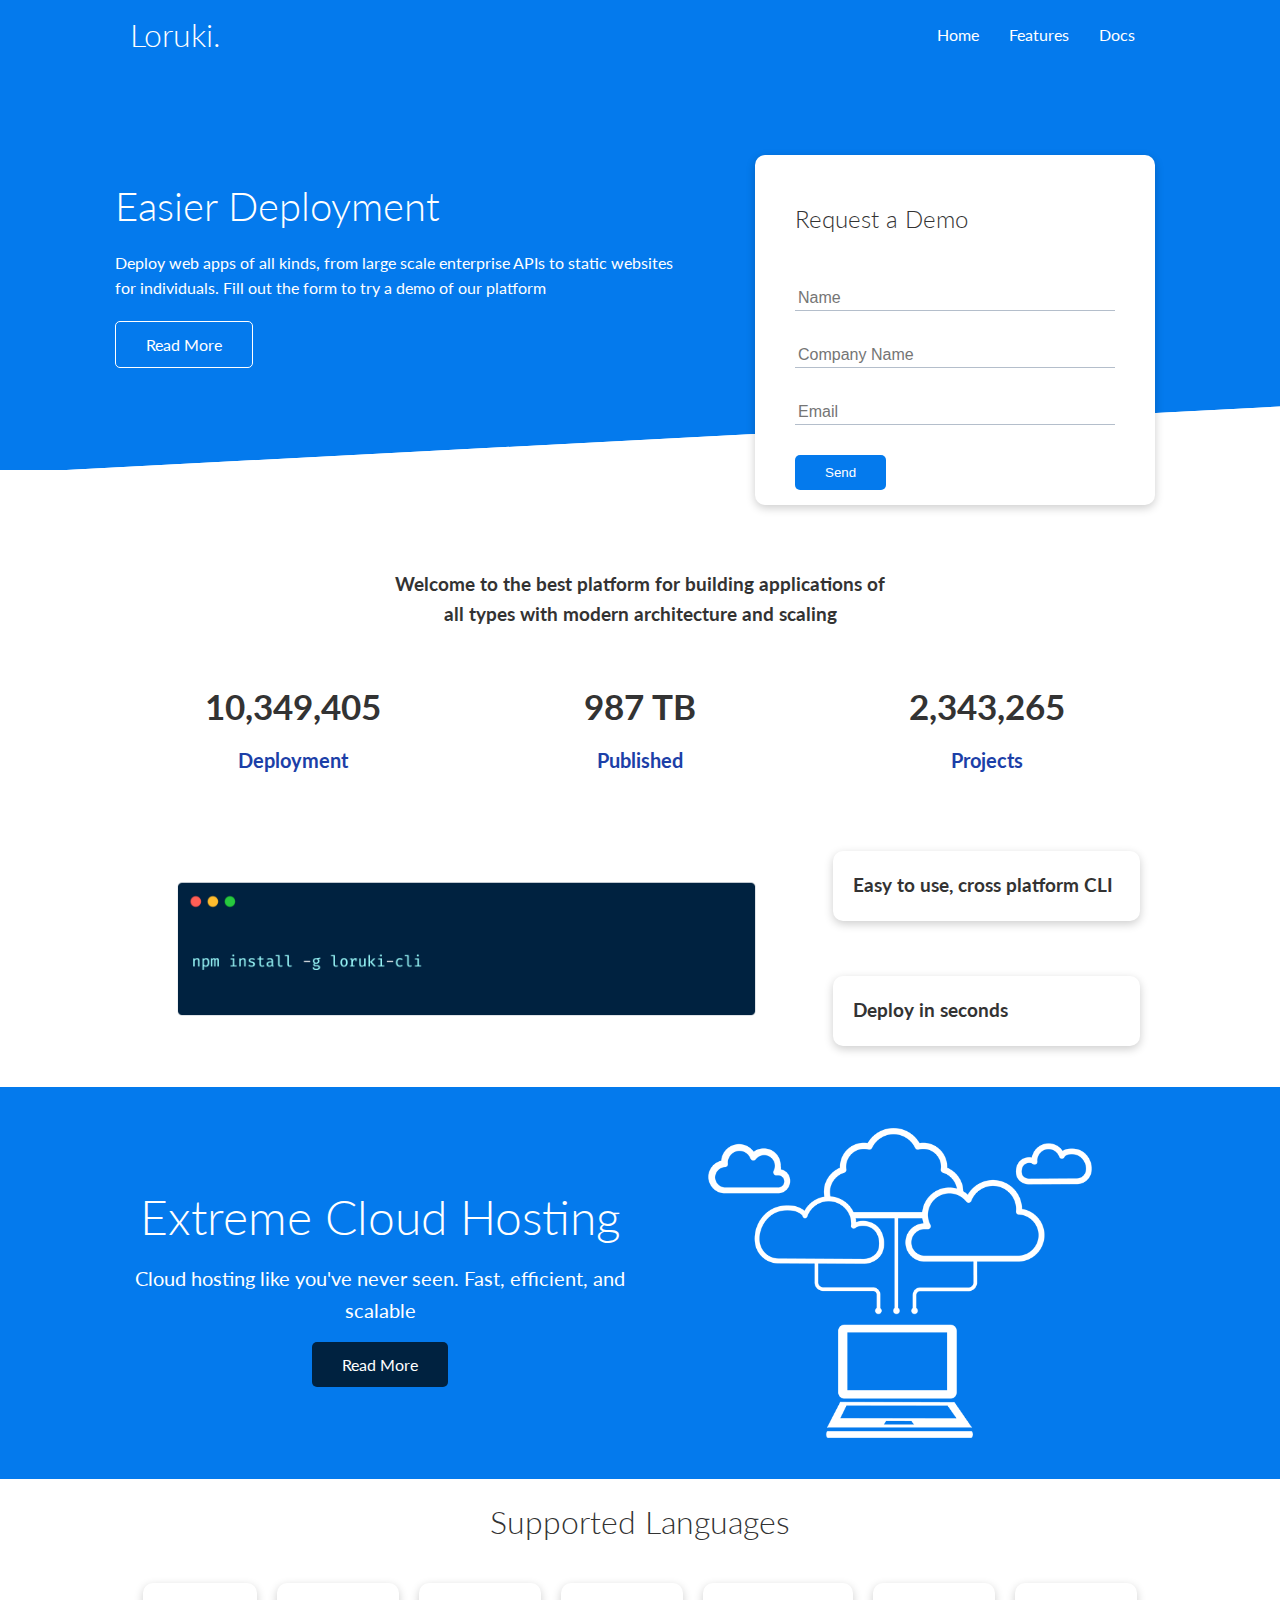
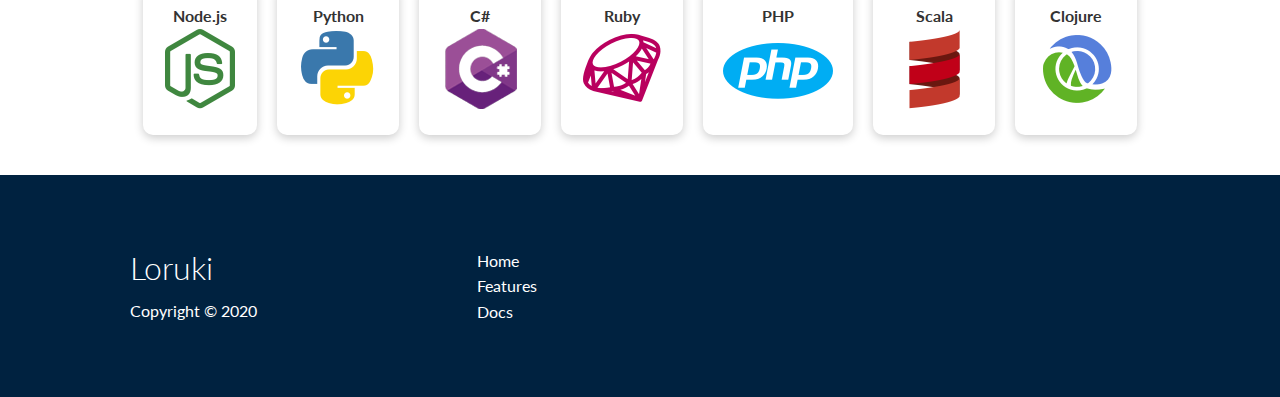
<file: index.html>
<!DOCTYPE html>
<html lang="en">

<head>
  <meta charset="UTF-8">
  <meta name="viewport" content="width=device-width, initial-scale=1.0">
  <link rel="stylesheet" href="https://cdnjs.cloudflare.com/ajax/libs/font-awesome/6.0.0-beta3/css/all.min.css" integrity="sha512-Fo3rlrZj/k7ujTnHg4CGR2D7kSs0v4LLanw2qksYuRlEzO+tcaEPQogQ0KaoGN26/zrn20ImR1DfuLWnOo7aBA==" crossorigin="anonymous"
    referrerpolicy="no-referrer" />
  <link rel="stylesheet" href="css/utilities.css">
  <link rel="stylesheet" href="css/style.css">
  <title>Loruki | Cloud Hosting For Everyone</title>
</head>

<body>

  <!-- Navbar -->
  <div class="navBar">
    <div class="container flex">
      <h1 class="logo">Loruki.</h1>
      <nav>
        <ul>
          <li><a href="index.html">Home</a></li>
          <li><a href="features.html">Features</a></li>
          <li><a href="docs.html">Docs</a></li>
        </ul>
      </nav>
    </div>
  </div>

  <!-- Showcase -->
  <section class="showcase">
    <div class="container grid">
      <div class="showcase-text">
        <h1>Easier Deployment</h1>
        <p>Deploy web apps of all kinds, from large scale enterprise APIs to static websites for individuals. Fill out the form to try a demo of our platform</p>
        <a href="features.html" class="btn btn-outline">Read More</a>
      </div>

      <div class="showcase-form card">
        <h2>Request a Demo</h2>
        <form name="contact" method="POST" netlify-honeypot="bot-field" data-netlify="true">
          <input type="hidden" name="form-name" value="contact">
          <p class="hidden">
            <label>Don't fill this out if you're human: <input name="bot-field"></label>
          </p>
          <div class="form-control">
            <input type="text" name="name" placeholder="Name" required>
          </div>
          <div class="form-control">
            <input type="text" name="company" placeholder="Company Name" required>
          </div>
          <div class="form-control">
            <input type="email" name="email" placeholder="Email" required>
          </div>
          <input type="submit" value="Send" class="btn btn-primary">
        </form>
      </div>
    </div>
  </section>

  <!-- Stats -->
  <section class="stats">
    <div class="container">
      <h3 class="stats-heading text-center my-1">
        Welcome to the best platform for building applications of all types with modern architecture and scaling
      </h3>

      <div class="grid grid-3 text-center my-4">
        <div>
          <i class="fas fa-server fa-3x"></i>
          <h3>10,349,405</h3>
          <p class="text-secondary">Deployment</p>
        </div>
        <div>
          <i class="fas fa-upload fa-3x"></i>
          <h3>987 TB</h3>
          <p class="text-secondary">Published</p>
        </div>
        <div>
          <i class="fas fa-project-diagram fa-3x"></i>
          <h3>2,343,265</h3>
          <p class="text-secondary">Projects</p>
        </div>
      </div>
    </div>
  </section>

  <!-- Cli -->
  <section class="cli">
    <div class="container grid">
      <img src="images/cli.png" alt="">
      <div class="card">
        <h3>Easy to use, cross platform CLI</h3>
      </div>
      <div class="card">
        <h3>Deploy in seconds</h3>
      </div>
    </div>
  </section>

  <!-- Cloud -->
  <section class="cloud bg-primary my-2 py-2">
    <div class="container grid">
      <div class="text-center">
        <h2 class="lg">Extreme Cloud Hosting</h2>
        <p class="lead my-1">Cloud hosting like you've never seen. Fast, efficient, and scalable</p>
        <a href="features.html" class="btn btn-dark">Read More</a>
      </div>
      <img src="images/cloud.png" alt="">
    </div>
  </section>

  <!-- Languages -->
  <section class="languages">
    <h2 class="md text-center my-2">
      Supported Languages
    </h2>
    <div class="container flex">
      <div class="card">
        <h4>Node.js</h4>
        <img src="images/logos/node.png" alt="">
      </div>
      <div class="card">
        <h4>Python</h4>
        <img src="images/logos/python.png" alt="">
      </div>
      <div class="card">
        <h4>C#</h4>
        <img src="images/logos/csharp.png" alt="">
      </div>
      <div class="card">
        <h4>Ruby</h4>
        <img src="images/logos/ruby.png" alt="">
      </div>
      <div class="card">
        <h4>PHP</h4>
        <img src="images/logos/php.png" alt="">
      </div>
      <div class="card">
        <h4>Scala</h4>
        <img src="images/logos/scala.png" alt="">
      </div>
      <div class="card">
        <h4>Clojure</h4>
        <img src="images/logos/clojure.png" alt="">
      </div>
    </div>
  </section>

  <!-- Footer -->
  <footer class="footer bg-dark py-5">
    <div class="container grid grid-3">
      <div>
        <h1>Loruki</h1>
        <p>Copyright &copy; 2020</p>
      </div>
      <nav>
        <ul>
          <li><a href="index.html">Home</a></li>
          <li><a href="features.html">Features</a></li>
          <li><a href="docs.html">Docs</a></li>
        </ul>
      </nav>
      <div class="social">
        <a href=""><i class="fab fa-github fa-2x"></i></a>
        <a href=""><i class="fab fa-facebook fa-2x"></i></a>
        <a href=""><i class="fab fa-instagram fa-2x"></i></a>
        <a href=""><i class="fab fa-twitter fa-2x"></i></a>
      </div>
    </div>
  </footer>
</body>
</html>
</file>
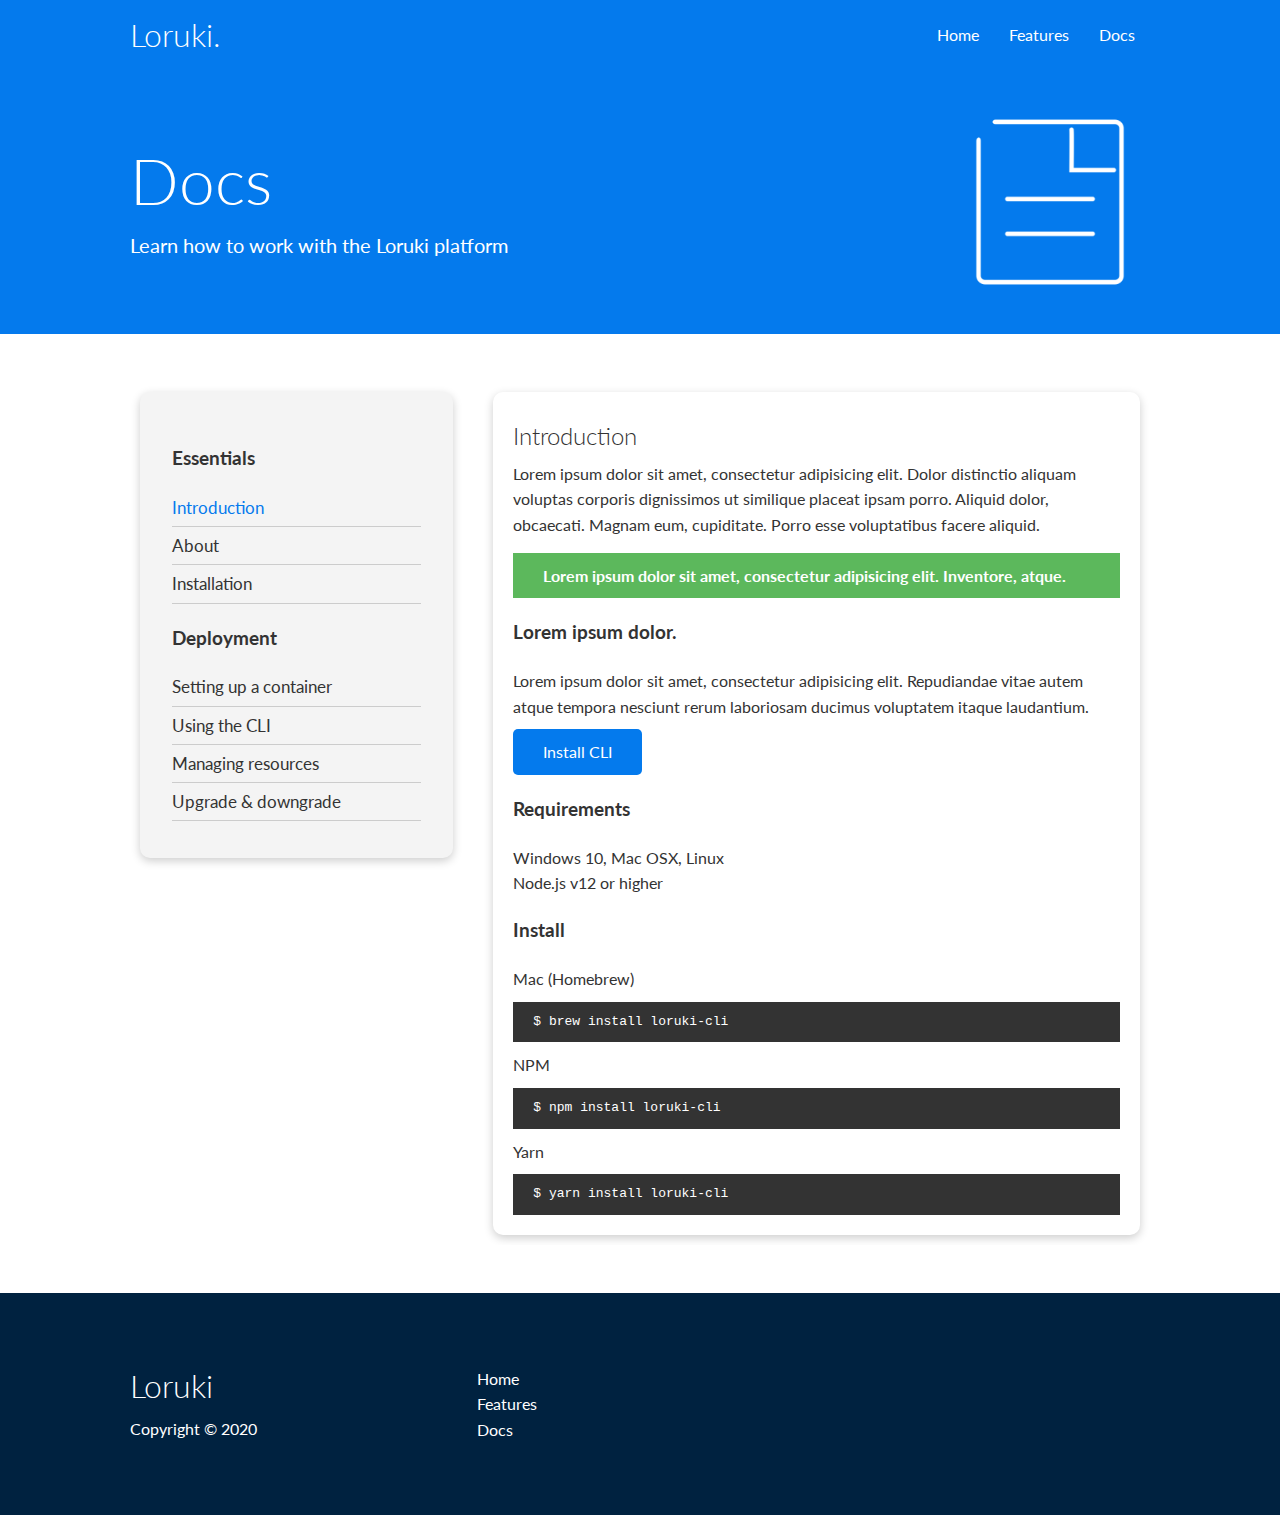
<file: docs.html>
<!DOCTYPE html>
<html lang="en">

<head>
  <meta charset="UTF-8">
  <meta name="viewport" content="width=device-width, initial-scale=1.0">
  <link rel="stylesheet" href="https://cdnjs.cloudflare.com/ajax/libs/font-awesome/6.0.0-beta3/css/all.min.css" integrity="sha512-Fo3rlrZj/k7ujTnHg4CGR2D7kSs0v4LLanw2qksYuRlEzO+tcaEPQogQ0KaoGN26/zrn20ImR1DfuLWnOo7aBA==" crossorigin="anonymous"
    referrerpolicy="no-referrer" />
  <link rel="stylesheet" href="css/utilities.css">
  <link rel="stylesheet" href="css/style.css">
  <title>Loruki | Cloud Hosting For Everyone</title>
</head>

<body>

  <!-- Navbar -->
  <div class="navBar">
    <div class="container flex">
      <h1 class="logo">Loruki.</h1>
      <nav>
        <ul>
          <li><a href="index.html">Home</a></li>
          <li><a href="features.html">Features</a></li>
          <li><a href="docs.html">Docs</a></li>
        </ul>
      </nav>
    </div>
  </div>

  <!-- Head -->
  <section class="docs-head bg-primary py-3">
    <div class="container grid">
      <div>
        <h1 class="xl">Docs</h1>
        <p class="lead">
          Learn how to work with the Loruki platform
        </p>
      </div>
      <img src="images/docs.png" alt="">
    </div>
  </section>

  <!-- Docs Main -->
  <section class="docs-main my-4">
    <div class="container grid">
      <div class="card bg-light p-3">
        <h3 class="my-2">Essentials</h3>
        <nav>
          <ul>
            <li><a class="text-primary" href="#">Introduction</a></li>
            <li><a href="#">About</a></li>
            <li><a href="#">Installation</a></li>
          </ul>
        </nav>

        <h3 class="my-2">Deployment</h3>
        <nav>
          <ul>
            <li><a href="#">Setting up a container</a></li>
            <li><a href="#">Using the CLI</a></li>
            <li><a href="#">Managing resources</a></li>
            <li><a href="#">Upgrade & downgrade</a></li>
          </ul>
        </nav>
      </div>
      <div class="card">
        <h2>Introduction</h2>
        <p>Lorem ipsum dolor sit amet, consectetur adipisicing elit. Dolor distinctio aliquam voluptas corporis dignissimos ut similique placeat ipsam porro. Aliquid dolor, obcaecati. Magnam eum, cupiditate. Porro esse voluptatibus facere aliquid.</p>
        <div class="alert alert-success">
          <i class="fas fa-info"></i>Lorem ipsum dolor sit amet, consectetur adipisicing elit. Inventore, atque.
        </div>
        <h3>Lorem ipsum dolor.</h3>
        <p>Lorem ipsum dolor sit amet, consectetur adipisicing elit. Repudiandae vitae autem atque tempora nesciunt rerum laboriosam ducimus voluptatem itaque laudantium.</p>
        <a href="" class="btn btn-primary">Install CLI</a>

        <h3>Requirements</h3>
        <ul>
          <li>Windows 10, Mac OSX, Linux</li>
          <li>Node.js v12 or higher</li>
        </ul>

        <h3>Install</h3>
        <p>Mac (Homebrew)</p>
        <pre><code>$ brew install loruki-cli</code></pre>
        <p>NPM</p>
        <pre><code>$ npm install loruki-cli</code></pre>
        <p>Yarn</p>
        <pre><code>$ yarn install loruki-cli</code></pre>
      </div>
    </div>
  </section>

  <!-- Footer -->
  <footer class="footer bg-dark py-5">
    <div class="container grid grid-3">
      <div>
        <h1>Loruki</h1>
        <p>Copyright &copy; 2020</p>
      </div>
      <nav>
        <ul>
          <li><a href="index.html">Home</a></li>
          <li><a href="features.html">Features</a></li>
          <li><a href="docs.html">Docs</a></li>
        </ul>
      </nav>
      <div class="social">
        <a href=""><i class="fab fa-github fa-2x"></i></a>
        <a href=""><i class="fab fa-facebook fa-2x"></i></a>
        <a href=""><i class="fab fa-instagram fa-2x"></i></a>
        <a href=""><i class="fab fa-twitter fa-2x"></i></a>
      </div>
    </div>
  </footer>
</body>
</html>
</file>
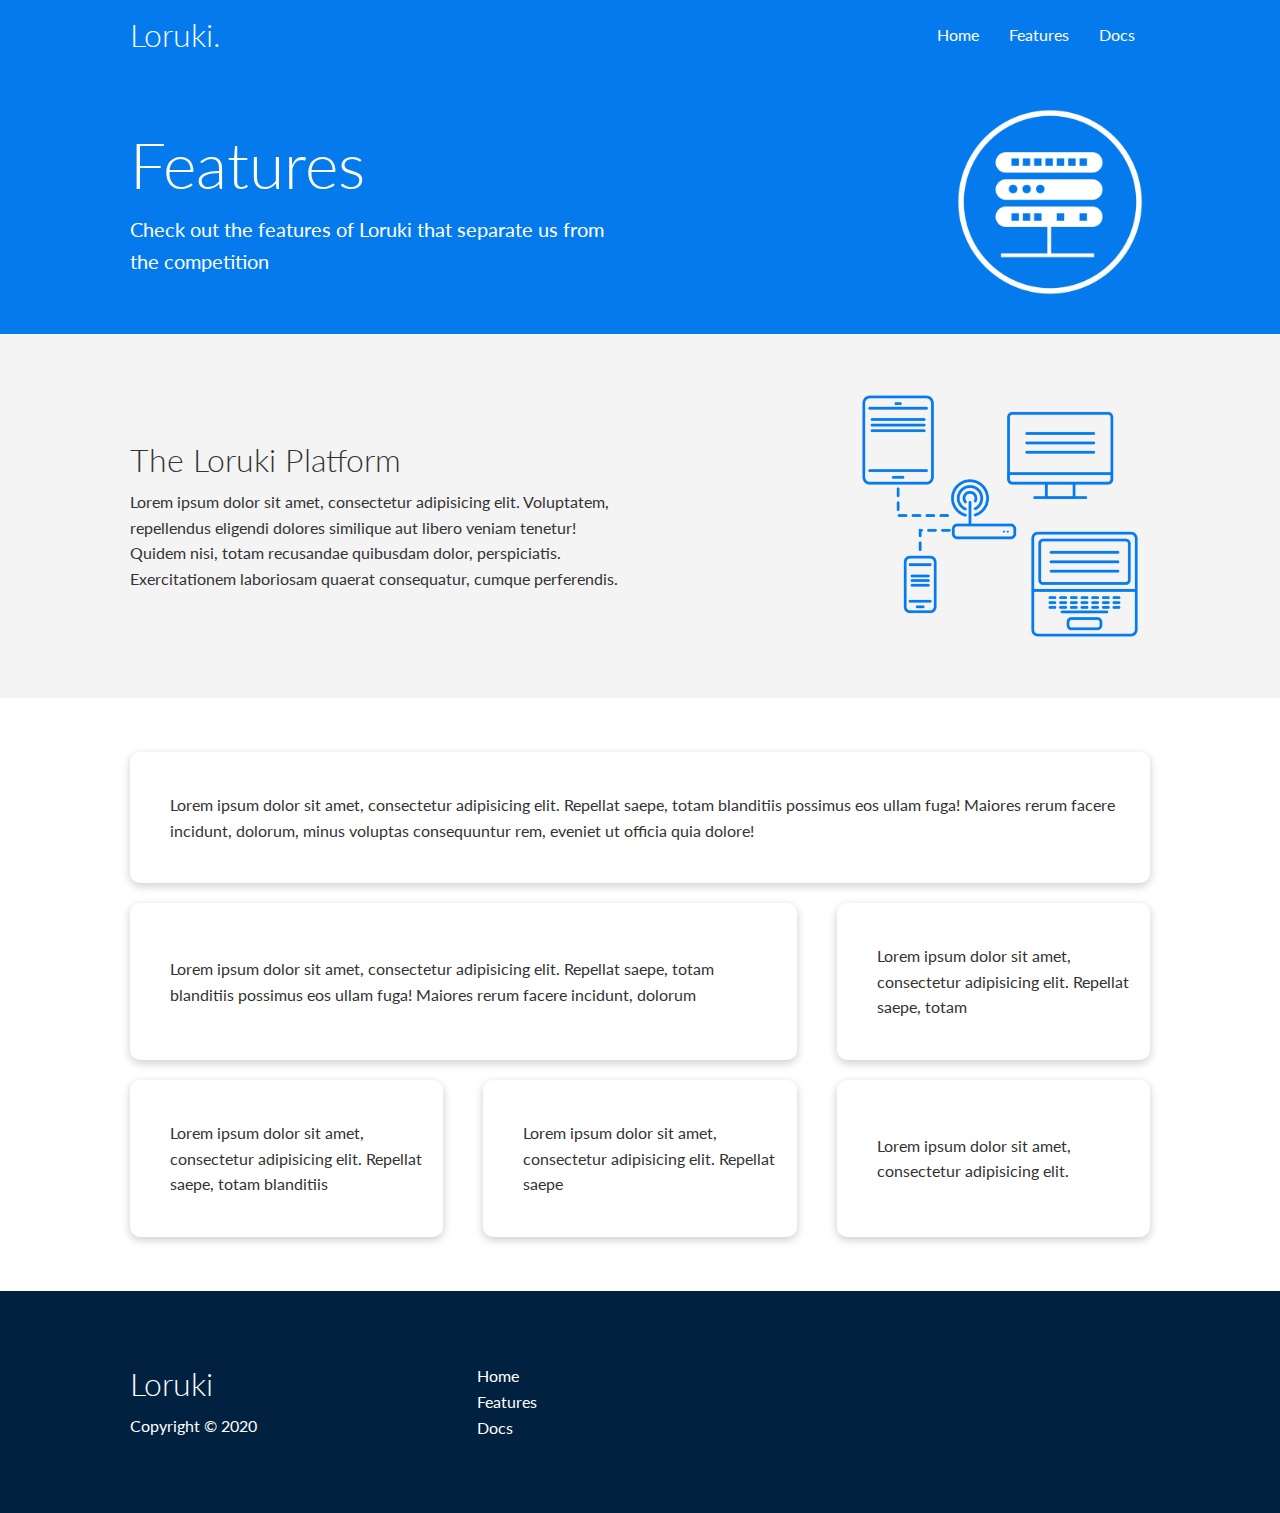
<file: features.html>
<!DOCTYPE html>
<html lang="en">

<head>
  <meta charset="UTF-8">
  <meta name="viewport" content="width=device-width, initial-scale=1.0">
  <link rel="stylesheet" href="https://cdnjs.cloudflare.com/ajax/libs/font-awesome/6.0.0-beta3/css/all.min.css" integrity="sha512-Fo3rlrZj/k7ujTnHg4CGR2D7kSs0v4LLanw2qksYuRlEzO+tcaEPQogQ0KaoGN26/zrn20ImR1DfuLWnOo7aBA==" crossorigin="anonymous"
    referrerpolicy="no-referrer" />
  <link rel="stylesheet" href="css/utilities.css">
  <link rel="stylesheet" href="css/style.css">
  <title>Loruki | Cloud Hosting For Everyone</title>
</head>

<body>

  <!-- Navbar -->
  <div class="navBar">
    <div class="container flex">
      <h1 class="logo">Loruki.</h1>
      <nav>
        <ul>
          <li><a href="index.html">Home</a></li>
          <li><a href="features.html">Features</a></li>
          <li><a href="docs.html">Docs</a></li>
        </ul>
      </nav>
    </div>
  </div>

  <!-- Head -->
  <section class="features-head bg-primary py-3">
    <div class="container grid">
      <div>
        <h1 class="xl">Features</h1>
        <p class="lead">
          Check out the features of Loruki that separate us from the competition
        </p>
      </div>
      <img src="images/server.png" alt="">
    </div>
  </section>

  <!-- Sub Head -->
  <section class="features-sub-head bg-light py-3">
    <div class="container grid">
      <div>
        <h1 class="md">The Loruki Platform</h1>
        <p>
          Lorem ipsum dolor sit amet, consectetur adipisicing elit. Voluptatem, repellendus eligendi dolores similique aut libero veniam tenetur! Quidem nisi, totam recusandae quibusdam dolor, perspiciatis. Exercitationem laboriosam quaerat consequatur, cumque perferendis.
        </p>
      </div>
      <img src="images/server2.png" alt="">
    </div>
  </section>

  <section class="features-main my-2">
    <div class="container grid grid-3">
      <div class="card flex">
        <i class="fas fa-server fa-3x"></i>
        <p>Lorem ipsum dolor sit amet, consectetur adipisicing elit. Repellat saepe, totam blanditiis possimus eos ullam fuga! Maiores rerum facere incidunt, dolorum, minus voluptas consequuntur rem, eveniet ut officia quia dolore!</p>
      </div>
      <div class="card flex">
        <i class="fas fa-network-wired fa-3x"></i>
        <p>Lorem ipsum dolor sit amet, consectetur adipisicing elit. Repellat saepe, totam blanditiis possimus eos ullam fuga! Maiores rerum facere incidunt, dolorum</p>
      </div>
      <div class="card flex">
        <i class="fas fa-laptop-code fa-3x"></i>
        <p>Lorem ipsum dolor sit amet, consectetur adipisicing elit. Repellat saepe, totam</p>
      </div>
      <div class="card flex">
        <i class="fas fa-database fa-3x"></i>
        <p>Lorem ipsum dolor sit amet, consectetur adipisicing elit. Repellat saepe, totam blanditiis </p>
      </div>
      <div class="card flex">
        <i class="fas fa-power-off fa-3x"></i>
        <p>Lorem ipsum dolor sit amet, consectetur adipisicing elit. Repellat saepe</p>
      </div>
      <div class="card flex">
        <i class="fas fa-upload fa-3x"></i>
        <p>Lorem ipsum dolor sit amet, consectetur adipisicing elit.</p>
      </div>
    </div>
  </section>

  <!-- Footer -->
  <footer class="footer bg-dark py-5">
    <div class="container grid grid-3">
      <div>
        <h1>Loruki</h1>
        <p>Copyright &copy; 2020</p>
      </div>
      <nav>
        <ul>
          <li><a href="index.html">Home</a></li>
          <li><a href="features.html">Features</a></li>
          <li><a href="docs.html">Docs</a></li>
        </ul>
      </nav>
      <div class="social">
        <a href=""><i class="fab fa-github fa-2x"></i></a>
        <a href=""><i class="fab fa-facebook fa-2x"></i></a>
        <a href=""><i class="fab fa-instagram fa-2x"></i></a>
        <a href=""><i class="fab fa-twitter fa-2x"></i></a>
      </div>
    </div>
  </footer>
</body>
</html>
</file>
<file: css/utilities.css>
.container {
  max-width: 1100px;
  margin: 0 auto;
  overflow: auto;
  padding: 0 40px;
}

.card {
  background-color: #fff;
  color: #333;
  border-radius: 10px;
  box-shadow: 0 3px 10px rgba(0, 0, 0, 0.2);
  padding: 20px;
  margin: 10px;
}

.btn {
  display: inline-block;
  padding: 10px 30px;
  cursor: pointer;
  background: var(--primary-color);
  color: #fff;
  border: none;
  border-radius: 5px;
}

.btn-outline {
  background-color: transparent;
  border: 1px #fff solid;
}

.btn:hover {
  transform: scale(0.98);
}

/* Backgrounds & Colored BTNs */

.bg-primary,
.btn-primary {
  background-color: var(--primary-color);
  color: #fff;
}

.bg-secondary,
.btn-secondary {
  background-color: var(--secondary-color);
  color: #fff;
}

.bg-dark,
.btn-dark {
  background-color: var(--dark-color);
  color: #fff;
}

.bg-light,
.btn-light {
  background-color: var(--light-color);
  color: #333;
}

.bg-primary a,
.btn-primary a,
.bg-secondary a,
.btn-secondary a,
.bg-dark a,
.btn-dark a {
  color: #fff;
}

/* Text Colors */
.text-primary {
  color: var(--primary-color);
}

.text-secondary {
  color: var(--secondary-color);
}

.text-dark {
  color: var(--dark-color);
}

.text-light {
  color: var(--light-color);
}

/* Text Sizes */
.lead {
  font-size: 20px;
}

.sm {
  font-size: 1rem;
}

.md {
  font-size: 2rem;
}

.lg {
  font-size: 3rem;
}

.xl {
  font-size: 4rem;
}

.text-center {
  text-align: center;
}

/* Alert */
.alert {
  background-color: var(--light-color);
  padding: 10px 20px;
  font-weight: bold;
  margin: 15px 0;
}

.alert i {
  margin-right: 10px;
}

.alert-success {
  background-color: var(--success-color);
  color: #fff;
}

.alert-error {
  background-color: var(--error-color);
  color: #fff;
}

.flex {
  display: flex;
  justify-content: center;
  align-items: center;
  height: 100%;
}

.grid {
  display: grid;
  grid-template-columns: repeat(2, 1fr);
  gap: 20px;
  justify-content: center;
  align-items: center;
  height: 100%;
}

.grid-3 {
  grid-template-columns: repeat(3, 1fr);
}

/* Margin */

.my-1 {
  margin: 1rem 0;
}

.my-2 {
  margin: 1.5rem 0;
}

.my-3 {
  margin: 2rem 0;
}

.my-4 {
  margin: 3rem 0;
}

.my-5 {
  margin: 4rem 0;
}

.m-1 {
  margin: 1rem;
}

.m-2 {
  margin: 1.5rem;
}

.m-3 {
  margin: 2rem;
}

.m-4 {
  margin: 3rem;
}

.m-5 {
  margin: 4rem;
}

/* Padding */

.py-1 {
  padding: 1rem 0;
}

.py-2 {
  padding: 1.5rem 0;
}

.py-3 {
  padding: 2rem 0;
}

.py-4 {
  padding: 3rem 0;
}

.py-5 {
  padding: 4rem 0;
}

.p-1 {
  padding: 1rem;
}

.p-2 {
  padding: 1.5rem;
}

.p-3 {
  padding: 2rem;
}

.p-4 {
  padding: 3rem;
}

.p-5 {
  padding: 4rem;
}
</file>
<file: css/style.css>
@import url('https://fonts.googleapis.com/css2?family=Lato:wght@300&display=swap');

:root {
  --primary-color: #047aed;
  --secondary-color: #1c3fa8;
  --dark-color: #002240;
  --light-color: #f4f4f4;
  --success-color: #5cb85c;
  --error-color: #d9534f;
}

* {
  box-sizing: border-box;
  padding: 0;
  margin: 0;
}

body {
  font-family: "Lato", sans-serif;
  color: #333;
  line-height: 1.6;
}

ul {
  list-style-type: none;
}

a {
  text-decoration: none;
  color: #333;
}

h1, h2 {
  font-weight: 300;
  line-height: 1.2;
  margin: 10px 0;
}

p {
  margin: 10px 0;
}

img {
  width: 100%;
}

code, pre {
  background: #333;
  color: #fff;
  padding: 10px;
}

.hidden {
  visibility: hidden;
  height: 0;
}

/* NavBar */
.navBar {
  background-color: var(--primary-color);
  color: #fff;
  height: 70px;
}

.navBar ul {
  display: flex;
}

.navBar a {
  color: #fff;
  padding: 10px;
  margin: 0 5px;
}

.navBar a:hover {
  border-bottom: 2px #fff solid;
}

.navBar .flex {
  justify-content: space-between;
}

/* Showcase */
.showcase {
  height: 400px;
  background-color: var(--primary-color);
  color: white;
  position: relative;
}

.showcase h1 {
  font-size: 40px;
}

.showcase p {
  margin: 20px 0;
}

.showcase .grid {
  overflow: visible;
  grid-template-columns: 55% 45%;
  gap: 30px;
}

.showcase-text {
  animation: slideInFromLeft 1s ease-in;
}

.showcase-form {
  position: relative;
  top: 60px;
  height: 350px;
  width: 400px;
  padding: 40px;
  z-index: 100;
  justify-self: flex-end;
  animation: slideInFromRight 1s ease-in;
}

.showcase-form .form-control {
  margin: 30px 0;
}

.showcase-form input[type='text'],
.showcase-form input[type='email'] {
  border: 0;
  border-bottom: 1px solid #b4becb;
  width: 100%;
  padding: 3px;
  font-size: 16px;
}

.showcase-form input:focus {
  outline: none;
}

.showcase::before,
.showcase::after {
  content: '';
  position: absolute;
  height: 100px;
  bottom: -70px;
  right: 0;
  left: 0;
  background-color: #fff;
  transform: skewY(-3deg);
  -webkit-transform: skewY(-3deg);
  -moz-transform: skewY(-3deg);
  -ms-transform: skewY(-3deg);
}

/* Stats */

.stats {
  padding-top: 100px;
  animation: slideInFromBottom 1s ease-in;
}

.stats-heading {
  max-width: 500px;
  margin: auto;
}

.stats .grid h3 {
  font-size: 35px;
}

.stats .grid p {
  font-size: 20px;
  font-weight: bold;
}

/* Cli */

.cli .grid {
  grid-template-columns: repeat(3, 1fr);
  grid-template-rows: repeat(2, 1fr);
}

.cli .grid > *:first-child {
  grid-column: 1 / span 2;
  grid-row: 1 / span 2;
}

/* Cloud */
.cloud .grid {
  grid-template-columns: 4fr, 3fr;
}

/* Languages */

.languages .flex {
  flex-wrap: wrap;
}

.languages .card {
  text-align: center;
  margin: 18px 10px 40px;
  transition: transform 0.2s ease-in;
}

.languages .card .h4 {
  font-size: 20px;
  margin-bottom: 10px;
}

.languages .card:hover {
  transform: translateY(-15px);
}

/* Features */
.features-head img, .docs-head img {
  width: 200px;
  justify-self: flex-end;
}

.features-sub-head img {
  width: 300px;
  justify-self: flex-end;
}

.features-main .card > i {
  margin-right: 20px;
}

.features-main .grid {
  padding: 30px;
}

.features-main .grid > *:first-child {
  grid-column: 1 / span 3;
}

.features-main .grid > *:nth-child(2) {
  grid-column: 1 / span 2;
}

/* Docs */
.docs-main h3 {
  margin: 20px 0;
}

.docs-main .grid {
  grid-template-columns: 1fr 2fr;
  align-items: flex-start;
}

.docs-main nav li {
  font-size: 17px;
  padding-bottom: 5px;
  margin-bottom: 5px;
  border-bottom: 1px #ccc solid;
}

.docs-main a:hover {
  font-weight: bold;
}

/* Footer */
.footer .social a {
  margin: 0 10px;
}

/* Animations */
@keyframes slideInFromLeft {
  0% {
    transform: translateX(-100%);
  }

  100% {
    transform: translateX(0);
  }
}

@keyframes slideInFromRight {
  0% {
    transform: translateX(100%);
  }

  100% {
    transform: translateX(0);
  }
}

@keyframes slideInFromTop {
  0% {
    transform: translateY(-100%);
  }

  100% {
    transform: translateX(0);
  }
}

@keyframes slideInFromBottom {
  0% {
    transform: translateY(100%);
  }

  100% {
    transform: translateX(0);
  }
}

/* Tablets and Under */

@media (max-width: 768px) {
  .grid,
  .showcase .grid,
  .stats .grid,
  .cli .grid,
  .cloud .grid,
  .features-main .grid,
  .docs-main .grid {
    grid-template-columns: 1fr;
    grid-template-rows: 1fr;
  }

  .showcase {
    height: auto;
  }

  .showcase-text {
    text-align: center;
    margin-top: 40px;
    animation: slideInFromTop 1s ease-in;
  }

  .showcase-form {
    justify-self: center;
    margin: auto;
    animation: slideInFromBottom 1s ease-in;
  }

  .cli .grid > *:first-child {
    grid-column: 1;
    grid-row: 1;
  }

  .features-head,
  .features-sub-head,
  .docs-head {
    text-align: center;
  }

  .features-head img,
  .features-sub-head img,
  .docs-head img {
    justify-self: center;
  }

  .features-main .grid >*:first-child,
  .features-main .grid >*:nth-child(2) {
    grid-column: 1;
  }
}

/* Mobile */

@media (max-width: 500px) {
  .navBar {
    height: 110px;
  }

  .navBar .flex {
    flex-direction: column;
  }

  .navBar ul {
    padding: 10px;
    background-color: rgba(0, 0, 0, 0.1);
  }
}
</file>
